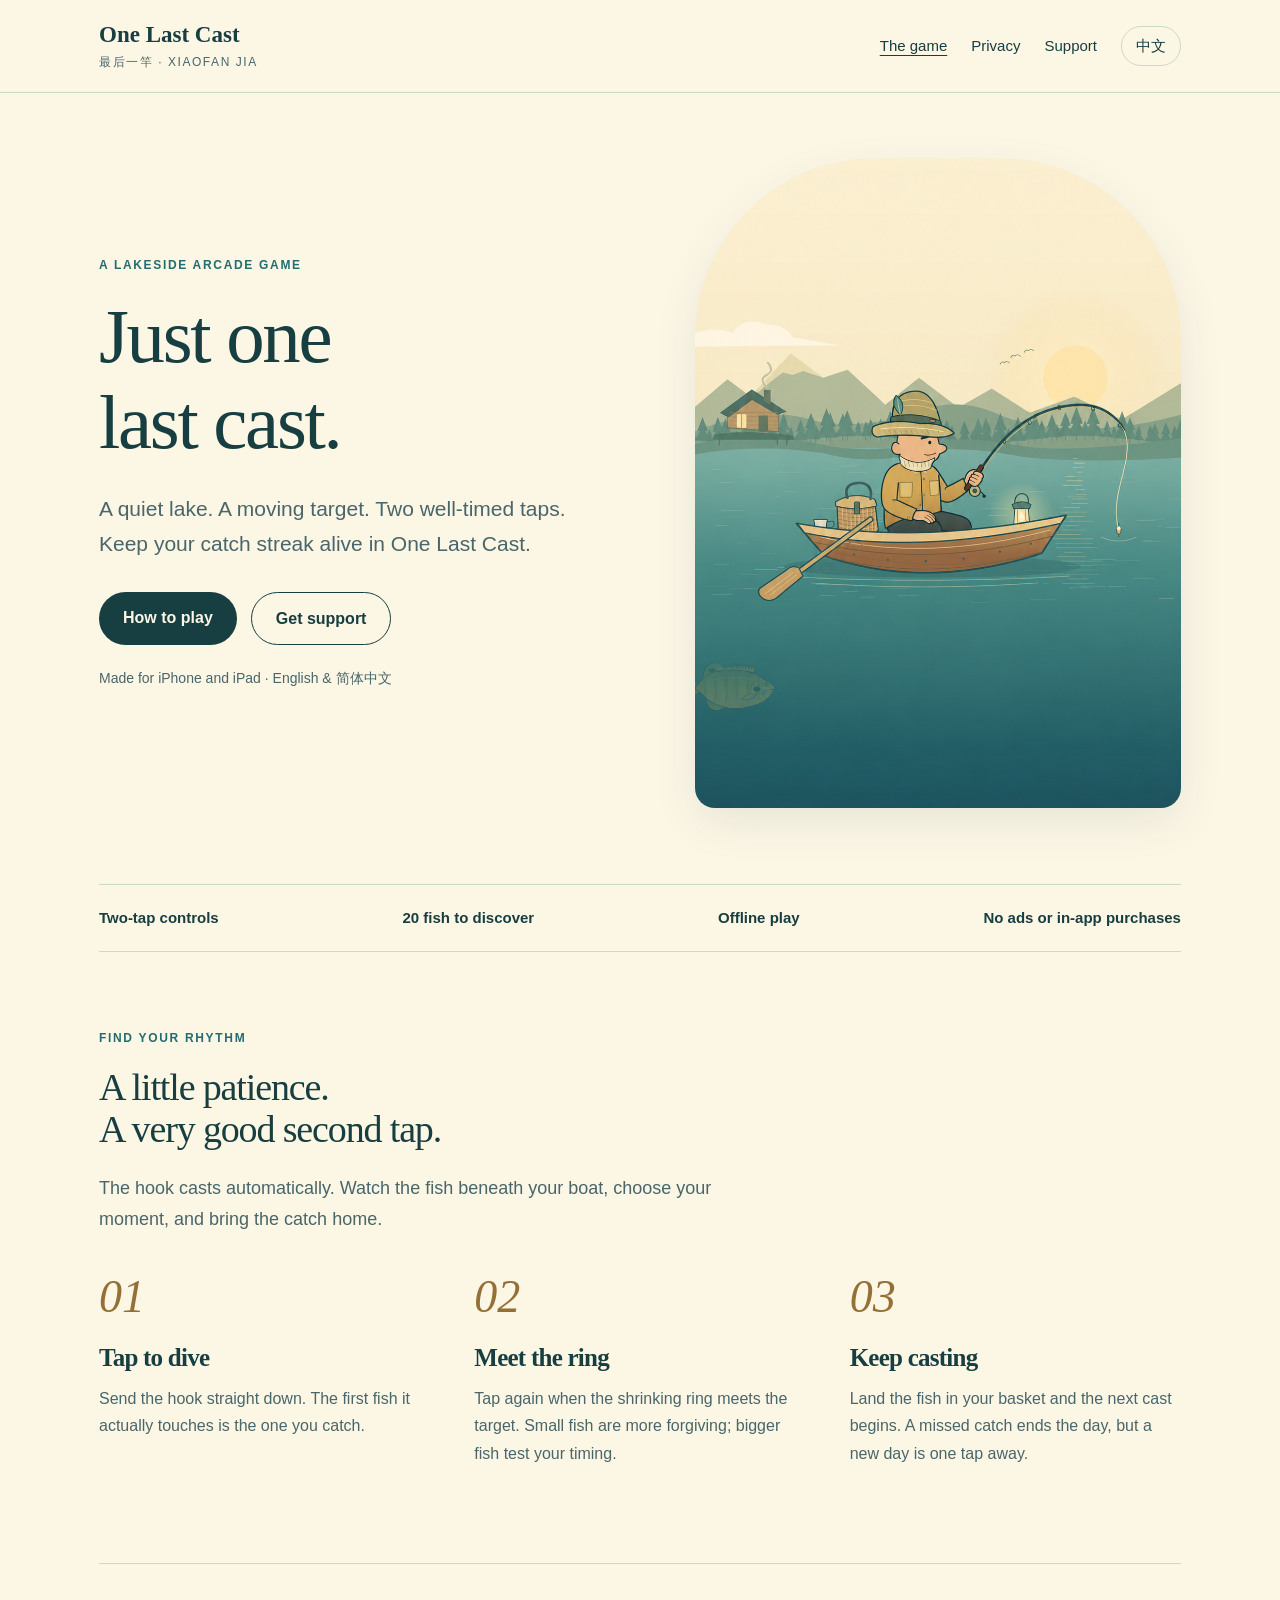
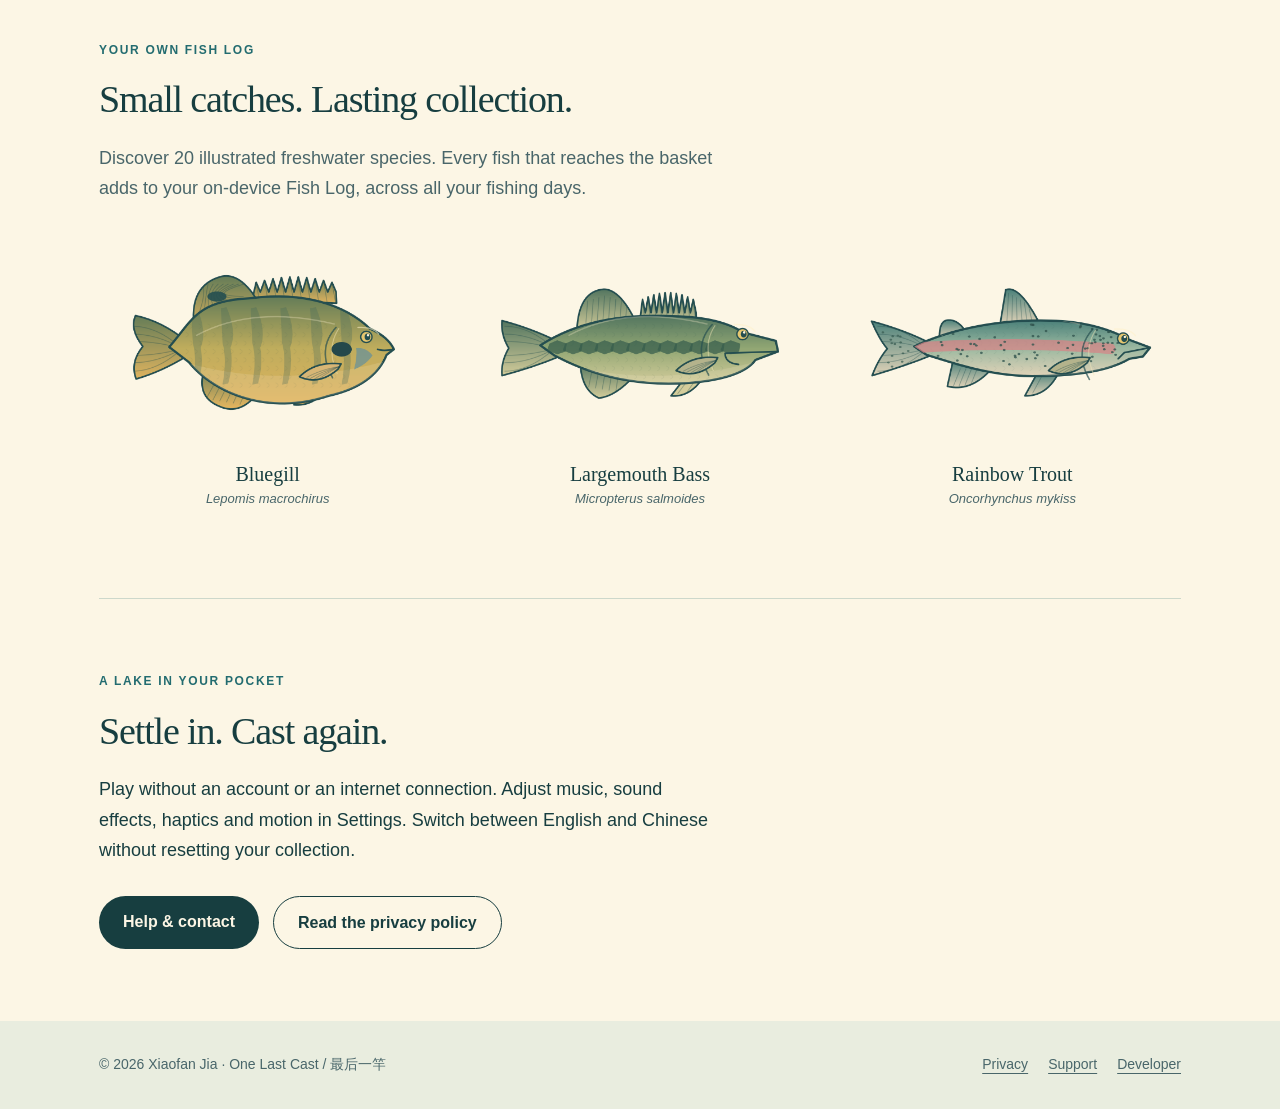
<file: index.html>
<!doctype html><html lang="en"><head><meta charset="utf-8"><meta name="viewport" content="width=device-width,initial-scale=1"><title>One Last Cast · A two-tap fishing game</title><meta name="description" content="A lakeside arcade fishing game for iPhone and iPad. Two taps, 20 fish, and one more day at the lake."><link rel="canonical" href="https://jiaxiaofan813-byte.github.io/OneLastCastSupport/"><link rel="alternate" hreflang="zh-Hans" href="https://jiaxiaofan813-byte.github.io/OneLastCastSupport/zh.html"><meta name="theme-color" content="#173e40"><meta property="og:title" content="One Last Cast · A two-tap fishing game"><meta property="og:description" content="A lakeside arcade fishing game for iPhone and iPad. Two taps, 20 fish, and one more day at the lake."><meta property="og:image" content="https://jiaxiaofan813-byte.github.io/OneLastCastSupport/assets/cover.png"><meta property="og:type" content="website"><link rel="stylesheet" href="style.css"></head><body><a class="skip" href="#main">Skip to content</a><header><div class="wrap nav"><a class="brand" href="index.html">One Last Cast<small>最后一竿 · XIAOFAN JIA</small></a><nav aria-label="Main navigation"><a href="index.html" aria-current="page">The game</a><a href="privacy.html">Privacy</a><a href="support.html">Support</a><a class="lang" href="zh.html" lang="zh-Hans">中文</a></nav></div></header><main id="main" class="wrap"><section class="hero"><div><p class="eyebrow">A lakeside arcade game</p><h1>Just one<br>last cast.</h1><p class="intro">A quiet lake. A moving target. Two well-timed taps. Keep your catch streak alive in One Last Cast.</p><div class="actions"><a class="button" href="#how">How to play</a><a class="button secondary" href="support.html">Get support</a></div><p class="fine" style="margin-top:22px">Made for iPhone and iPad · English &amp; 简体中文</p></div><img class="hero-art" src="assets/cover.png" alt="One Last Cast cover art: a fisherman in a wooden boat on a calm mountain lake" width="941" height="1672"></section><div class="strip"><span>Two-tap controls</span><span>20 fish to discover</span><span>Offline play</span><span>No ads or in-app purchases</span></div><section class="section" id="how"><p class="eyebrow">Find your rhythm</p><h2>A little patience.<br>A very good second tap.</h2><p class="section-intro">The hook casts automatically. Watch the fish beneath your boat, choose your moment, and bring the catch home.</p><div class="steps"><div><span class="step-num">01</span><h3>Tap to dive</h3><p>Send the hook straight down. The first fish it actually touches is the one you catch.</p></div><div><span class="step-num">02</span><h3>Meet the ring</h3><p>Tap again when the shrinking ring meets the target. Small fish are more forgiving; bigger fish test your timing.</p></div><div><span class="step-num">03</span><h3>Keep casting</h3><p>Land the fish in your basket and the next cast begins. A missed catch ends the day, but a new day is one tap away.</p></div></div></section><section class="section"><p class="eyebrow">Your own fish log</p><h2>Small catches. Lasting collection.</h2><p class="section-intro">Discover 20 illustrated freshwater species. Every fish that reaches the basket adds to your on-device Fish Log, across all your fishing days.</p><div class="fish-row"><figure><img loading="lazy" src="assets/bluegill.png" width="600" height="360" alt="Illustrated bluegill"><figcaption>Bluegill<em>Lepomis macrochirus</em></figcaption></figure><figure><img loading="lazy" src="assets/largemouth_bass.png" width="600" height="360" alt="Illustrated largemouth bass"><figcaption>Largemouth Bass<em>Micropterus salmoides</em></figcaption></figure><figure><img loading="lazy" src="assets/rainbow_trout.png" width="600" height="360" alt="Illustrated rainbow trout"><figcaption>Rainbow Trout<em>Oncorhynchus mykiss</em></figcaption></figure></div></section><section class="closing"><p class="eyebrow">A lake in your pocket</p><h2>Settle in. Cast again.</h2><p>Play without an account or an internet connection. Adjust music, sound effects, haptics and motion in Settings. Switch between English and Chinese without resetting your collection.</p><div class="actions"><a class="button" href="support.html">Help &amp; contact</a><a class="button secondary" href="privacy.html">Read the privacy policy</a></div></section></main><footer><div class="wrap footer"><p>© 2026 Xiaofan Jia · One Last Cast / 最后一竿</p><div class="footer-links"><a href="privacy.html">Privacy</a><a href="support.html">Support</a><a href="https://jiaxiaofan.net/">Developer</a></div></div></footer></body></html>
</file>
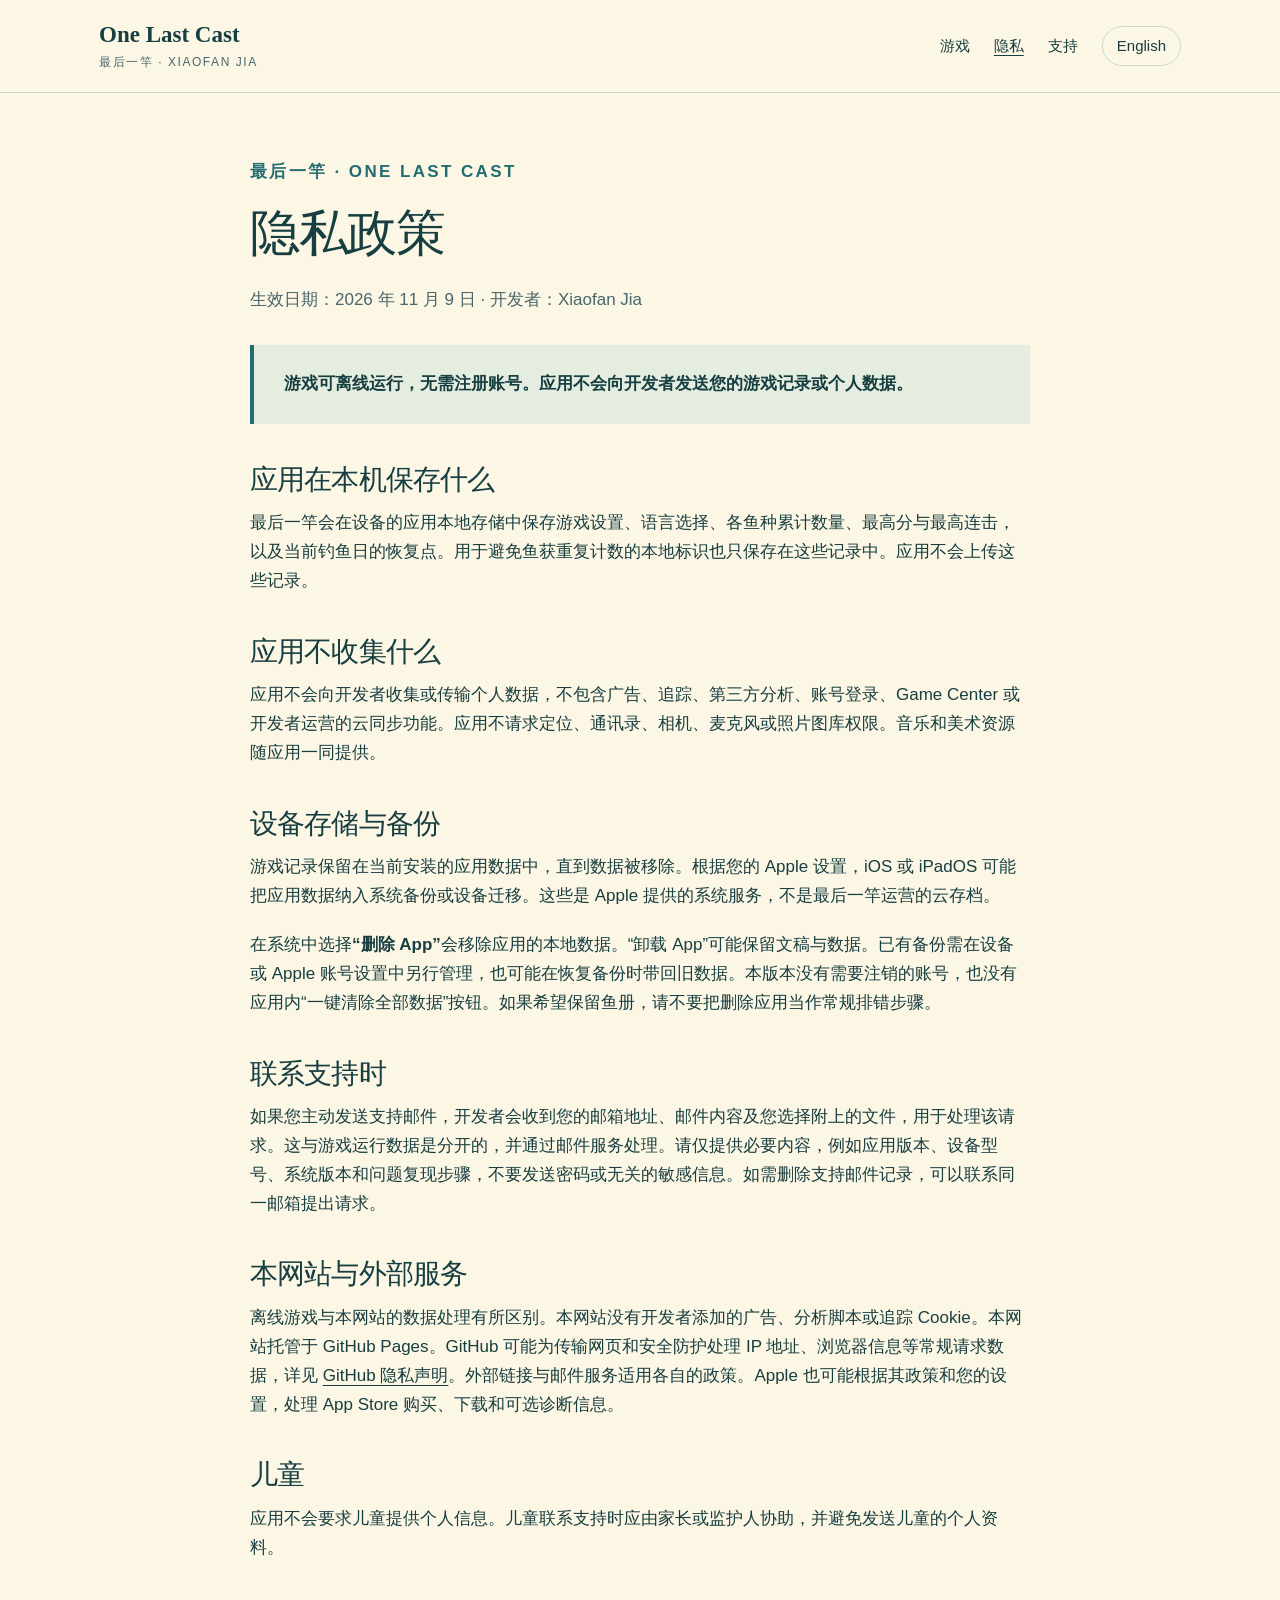
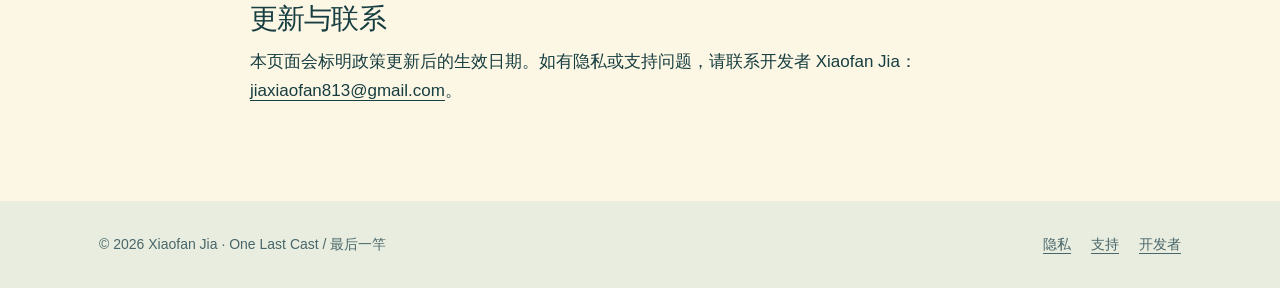
<file: privacy-zh.html>
<!doctype html><html lang="zh-Hans"><head><meta charset="utf-8"><meta name="viewport" content="width=device-width,initial-scale=1"><title>隐私政策 · 最后一竿</title><meta name="description" content="了解最后一竿的本机存储、隐私保护与支持联系方式。"><link rel="canonical" href="https://jiaxiaofan813-byte.github.io/OneLastCastSupport/privacy-zh.html"><link rel="alternate" hreflang="en" href="https://jiaxiaofan813-byte.github.io/OneLastCastSupport/privacy.html"><meta name="theme-color" content="#173e40"><meta property="og:title" content="隐私政策 · 最后一竿"><meta property="og:description" content="了解最后一竿的本机存储、隐私保护与支持联系方式。"><meta property="og:image" content="https://jiaxiaofan813-byte.github.io/OneLastCastSupport/assets/cover.png"><meta property="og:type" content="website"><link rel="stylesheet" href="style.css"></head><body><a class="skip" href="#main">跳到正文</a><header><div class="wrap nav"><a class="brand" href="zh.html">One Last Cast<small>最后一竿 · XIAOFAN JIA</small></a><nav aria-label="主导航"><a href="zh.html">游戏</a><a href="privacy-zh.html" aria-current="page">隐私</a><a href="support-zh.html">支持</a><a class="lang" href="privacy.html" lang="en">English</a></nav></div></header><main id="main" class="wrap"><article class="doc"><p class="eyebrow">最后一竿 · One Last Cast</p><h1>隐私政策</h1><p class="date">生效日期：2026 年 11 月 9 日 · 开发者：Xiaofan Jia</p><div class="leadbox"><p><strong>游戏可离线运行，无需注册账号。应用不会向开发者发送您的游戏记录或个人数据。</strong></p></div><h2>应用在本机保存什么</h2><p>最后一竿会在设备的应用本地存储中保存游戏设置、语言选择、各鱼种累计数量、最高分与最高连击，以及当前钓鱼日的恢复点。用于避免鱼获重复计数的本地标识也只保存在这些记录中。应用不会上传这些记录。</p><h2>应用不收集什么</h2><p>应用不会向开发者收集或传输个人数据，不包含广告、追踪、第三方分析、账号登录、Game Center 或开发者运营的云同步功能。应用不请求定位、通讯录、相机、麦克风或照片图库权限。音乐和美术资源随应用一同提供。</p><h2>设备存储与备份</h2><p>游戏记录保留在当前安装的应用数据中，直到数据被移除。根据您的 Apple 设置，iOS 或 iPadOS 可能把应用数据纳入系统备份或设备迁移。这些是 Apple 提供的系统服务，不是最后一竿运营的云存档。</p><p>在系统中选择<strong>“删除 App”</strong>会移除应用的本地数据。“卸载 App”可能保留文稿与数据。已有备份需在设备或 Apple 账号设置中另行管理，也可能在恢复备份时带回旧数据。本版本没有需要注销的账号，也没有应用内“一键清除全部数据”按钮。如果希望保留鱼册，请不要把删除应用当作常规排错步骤。</p><h2>联系支持时</h2><p>如果您主动发送支持邮件，开发者会收到您的邮箱地址、邮件内容及您选择附上的文件，用于处理该请求。这与游戏运行数据是分开的，并通过邮件服务处理。请仅提供必要内容，例如应用版本、设备型号、系统版本和问题复现步骤，不要发送密码或无关的敏感信息。如需删除支持邮件记录，可以联系同一邮箱提出请求。</p><h2>本网站与外部服务</h2><p>离线游戏与本网站的数据处理有所区别。本网站没有开发者添加的广告、分析脚本或追踪 Cookie。本网站托管于 GitHub Pages。GitHub 可能为传输网页和安全防护处理 IP 地址、浏览器信息等常规请求数据，详见 <a href="https://docs.github.com/en/site-policy/privacy-policies/github-general-privacy-statement">GitHub 隐私声明</a>。外部链接与邮件服务适用各自的政策。Apple 也可能根据其政策和您的设置，处理 App Store 购买、下载和可选诊断信息。</p><h2>儿童</h2><p>应用不会要求儿童提供个人信息。儿童联系支持时应由家长或监护人协助，并避免发送儿童的个人资料。</p><h2>更新与联系</h2><p>本页面会标明政策更新后的生效日期。如有隐私或支持问题，请联系开发者 Xiaofan Jia：<a class="mail" href="mailto:jiaxiaofan813@gmail.com">jiaxiaofan813@gmail.com</a>。</p></article></main><footer><div class="wrap footer"><p>© 2026 Xiaofan Jia · One Last Cast / 最后一竿</p><div class="footer-links"><a href="privacy-zh.html">隐私</a><a href="support-zh.html">支持</a><a href="https://jiaxiaofan.net/">开发者</a></div></div></footer></body></html>
</file>
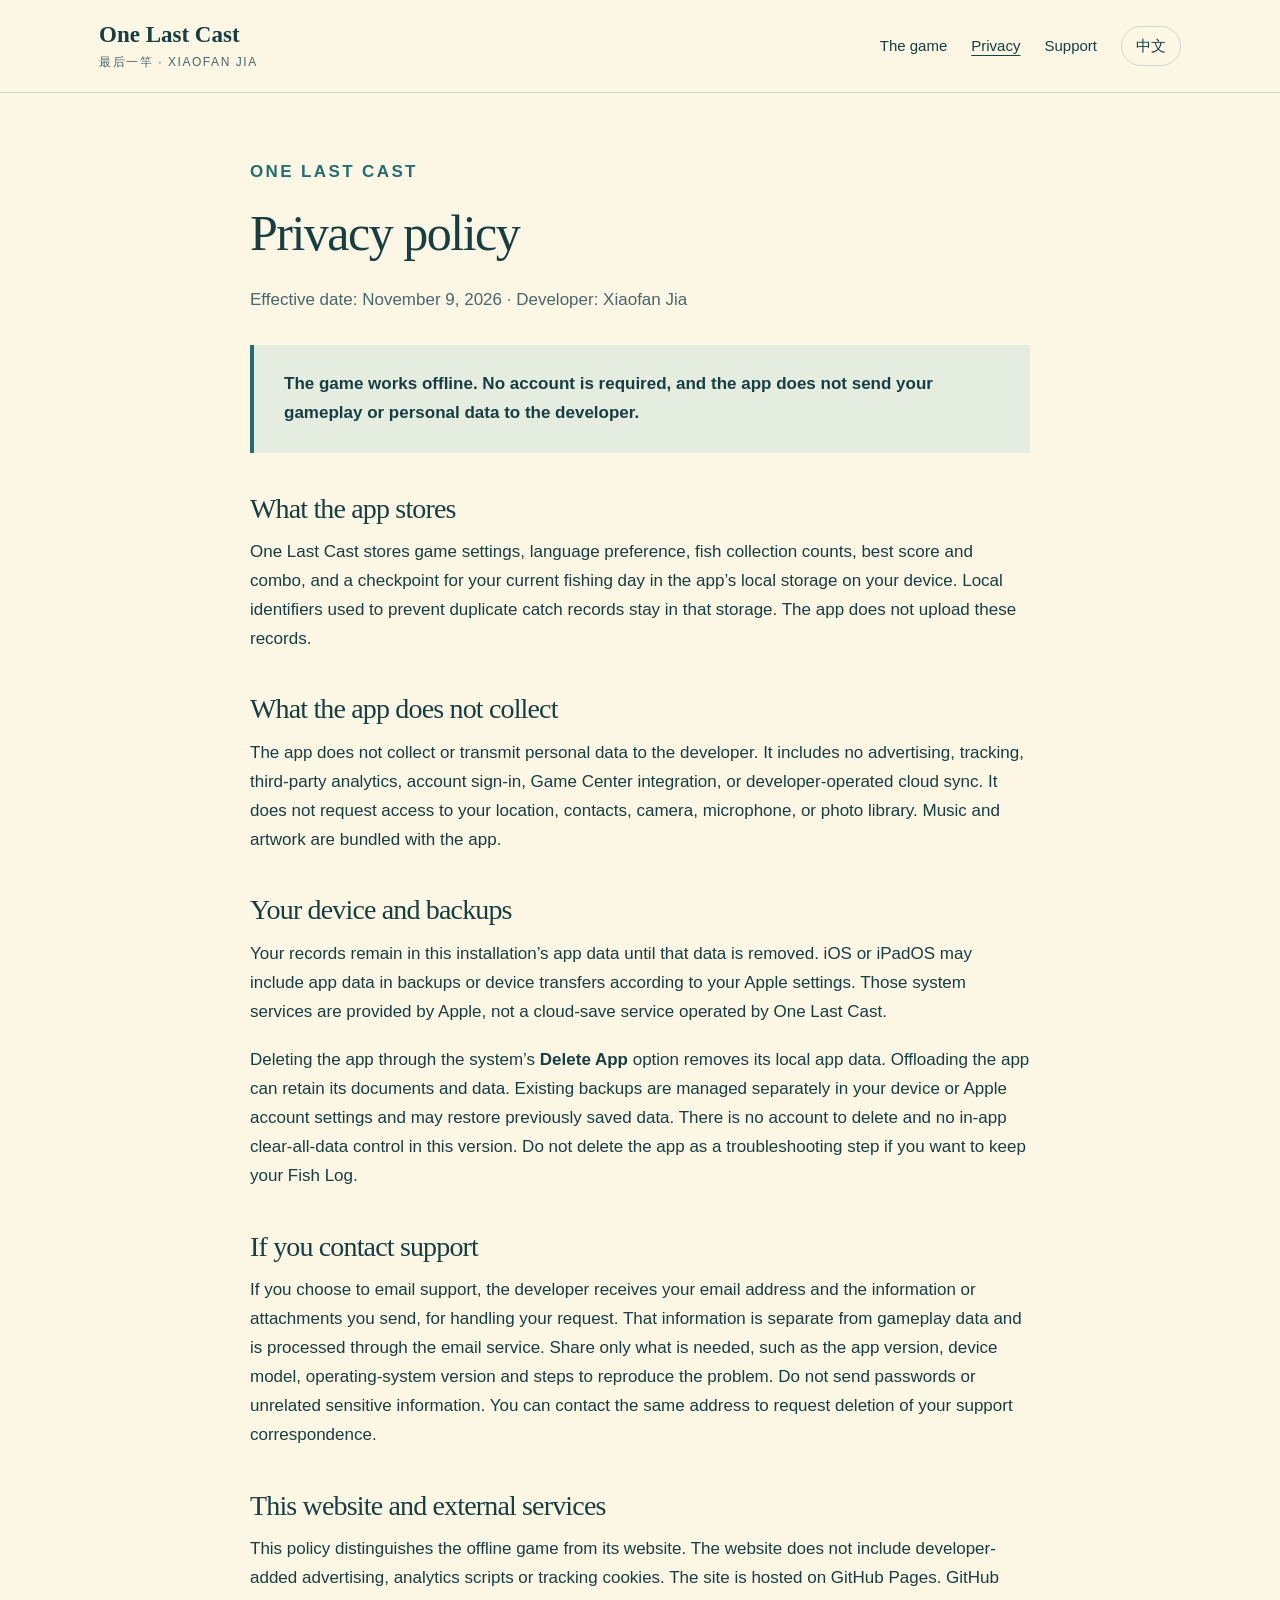
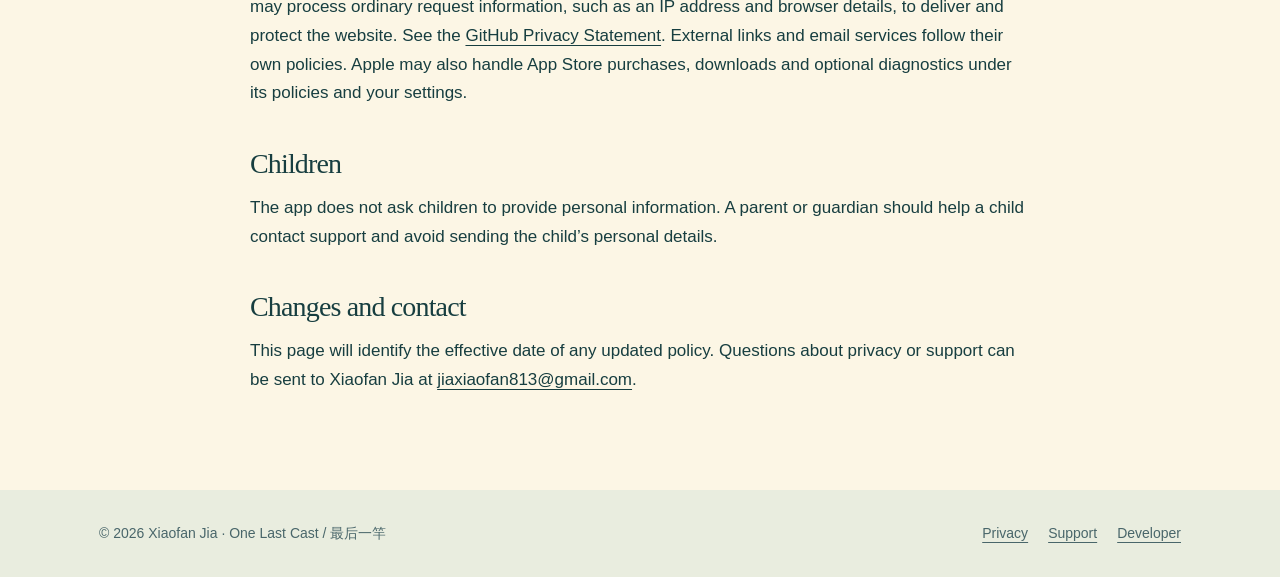
<file: privacy.html>
<!doctype html><html lang="en"><head><meta charset="utf-8"><meta name="viewport" content="width=device-width,initial-scale=1"><title>Privacy Policy · One Last Cast</title><meta name="description" content="How One Last Cast stores local game progress, handles privacy, and supports deletion requests."><link rel="canonical" href="https://jiaxiaofan813-byte.github.io/OneLastCastSupport/privacy.html"><link rel="alternate" hreflang="zh-Hans" href="https://jiaxiaofan813-byte.github.io/OneLastCastSupport/privacy-zh.html"><meta name="theme-color" content="#173e40"><meta property="og:title" content="Privacy Policy · One Last Cast"><meta property="og:description" content="How One Last Cast stores local game progress, handles privacy, and supports deletion requests."><meta property="og:image" content="https://jiaxiaofan813-byte.github.io/OneLastCastSupport/assets/cover.png"><meta property="og:type" content="website"><link rel="stylesheet" href="style.css"></head><body><a class="skip" href="#main">Skip to content</a><header><div class="wrap nav"><a class="brand" href="index.html">One Last Cast<small>最后一竿 · XIAOFAN JIA</small></a><nav aria-label="Main navigation"><a href="index.html">The game</a><a href="privacy.html" aria-current="page">Privacy</a><a href="support.html">Support</a><a class="lang" href="privacy-zh.html" lang="zh-Hans">中文</a></nav></div></header><main id="main" class="wrap"><article class="doc"><p class="eyebrow">One Last Cast</p><h1>Privacy policy</h1><p class="date">Effective date: November 9, 2026 · Developer: Xiaofan Jia</p><div class="leadbox"><p><strong>The game works offline. No account is required, and the app does not send your gameplay or personal data to the developer.</strong></p></div><h2>What the app stores</h2><p>One Last Cast stores game settings, language preference, fish collection counts, best score and combo, and a checkpoint for your current fishing day in the app’s local storage on your device. Local identifiers used to prevent duplicate catch records stay in that storage. The app does not upload these records.</p><h2>What the app does not collect</h2><p>The app does not collect or transmit personal data to the developer. It includes no advertising, tracking, third-party analytics, account sign-in, Game Center integration, or developer-operated cloud sync. It does not request access to your location, contacts, camera, microphone, or photo library. Music and artwork are bundled with the app.</p><h2>Your device and backups</h2><p>Your records remain in this installation’s app data until that data is removed. iOS or iPadOS may include app data in backups or device transfers according to your Apple settings. Those system services are provided by Apple, not a cloud-save service operated by One Last Cast.</p><p>Deleting the app through the system’s <strong>Delete App</strong> option removes its local app data. Offloading the app can retain its documents and data. Existing backups are managed separately in your device or Apple account settings and may restore previously saved data. There is no account to delete and no in-app clear-all-data control in this version. Do not delete the app as a troubleshooting step if you want to keep your Fish Log.</p><h2>If you contact support</h2><p>If you choose to email support, the developer receives your email address and the information or attachments you send, for handling your request. That information is separate from gameplay data and is processed through the email service. Share only what is needed, such as the app version, device model, operating-system version and steps to reproduce the problem. Do not send passwords or unrelated sensitive information. You can contact the same address to request deletion of your support correspondence.</p><h2>This website and external services</h2><p>This policy distinguishes the offline game from its website. The website does not include developer-added advertising, analytics scripts or tracking cookies. The site is hosted on GitHub Pages. GitHub may process ordinary request information, such as an IP address and browser details, to deliver and protect the website. See the <a href="https://docs.github.com/en/site-policy/privacy-policies/github-general-privacy-statement">GitHub Privacy Statement</a>. External links and email services follow their own policies. Apple may also handle App Store purchases, downloads and optional diagnostics under its policies and your settings.</p><h2>Children</h2><p>The app does not ask children to provide personal information. A parent or guardian should help a child contact support and avoid sending the child’s personal details.</p><h2>Changes and contact</h2><p>This page will identify the effective date of any updated policy. Questions about privacy or support can be sent to Xiaofan Jia at <a class="mail" href="mailto:jiaxiaofan813@gmail.com">jiaxiaofan813@gmail.com</a>.</p></article></main><footer><div class="wrap footer"><p>© 2026 Xiaofan Jia · One Last Cast / 最后一竿</p><div class="footer-links"><a href="privacy.html">Privacy</a><a href="support.html">Support</a><a href="https://jiaxiaofan.net/">Developer</a></div></div></footer></body></html>
</file>
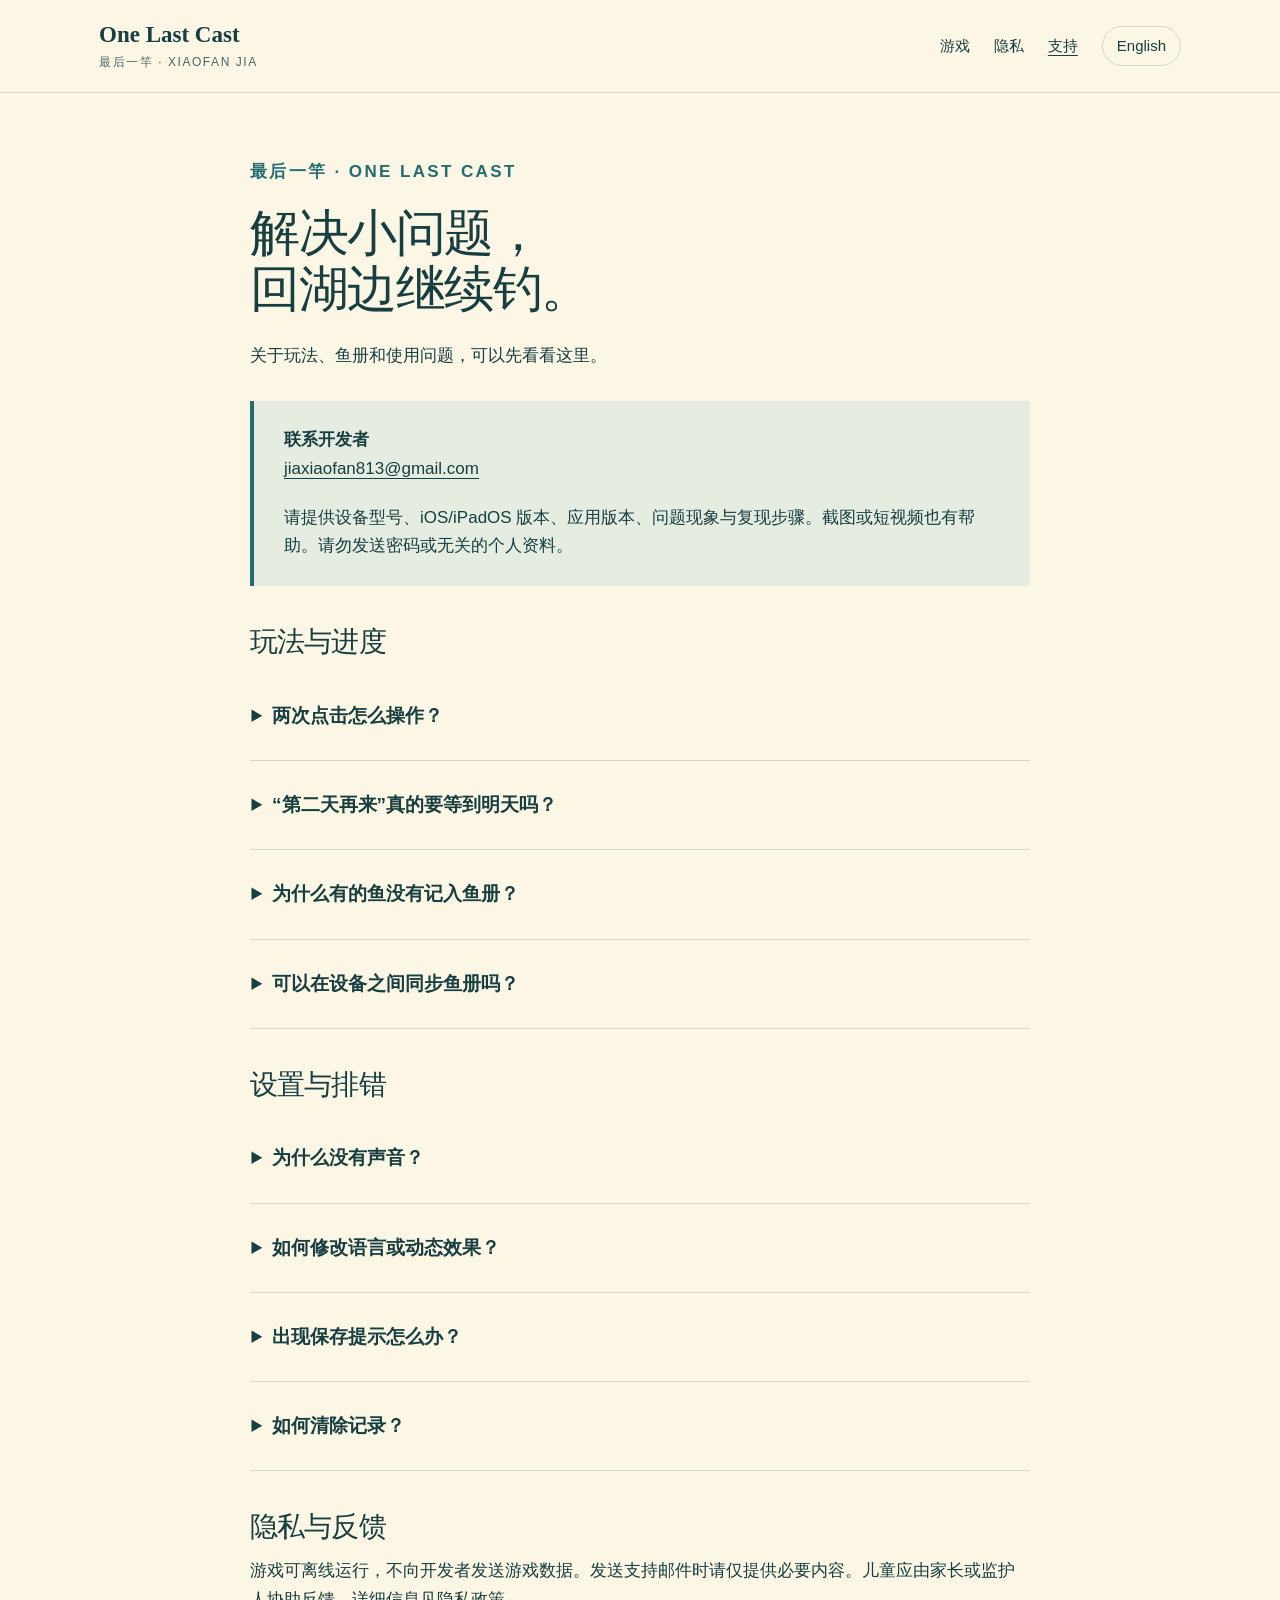
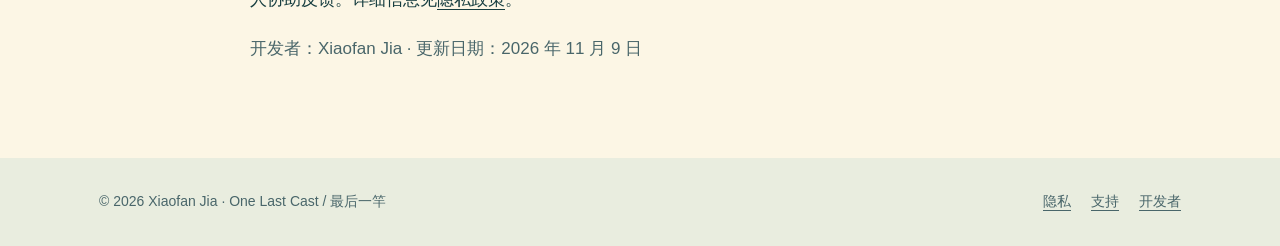
<file: support-zh.html>
<!doctype html><html lang="zh-Hans"><head><meta charset="utf-8"><meta name="viewport" content="width=device-width,initial-scale=1"><title>支持与帮助 · 最后一竿</title><meta name="description" content="最后一竿玩法、声音、存档、语言设置与开发者联系方式。"><link rel="canonical" href="https://jiaxiaofan813-byte.github.io/OneLastCastSupport/support-zh.html"><link rel="alternate" hreflang="en" href="https://jiaxiaofan813-byte.github.io/OneLastCastSupport/support.html"><meta name="theme-color" content="#173e40"><meta property="og:title" content="支持与帮助 · 最后一竿"><meta property="og:description" content="最后一竿玩法、声音、存档、语言设置与开发者联系方式。"><meta property="og:image" content="https://jiaxiaofan813-byte.github.io/OneLastCastSupport/assets/cover.png"><meta property="og:type" content="website"><link rel="stylesheet" href="style.css"></head><body><a class="skip" href="#main">跳到正文</a><header><div class="wrap nav"><a class="brand" href="zh.html">One Last Cast<small>最后一竿 · XIAOFAN JIA</small></a><nav aria-label="主导航"><a href="zh.html">游戏</a><a href="privacy-zh.html">隐私</a><a href="support-zh.html" aria-current="page">支持</a><a class="lang" href="support.html" lang="en">English</a></nav></div></header><main id="main" class="wrap"><article class="doc"><p class="eyebrow">最后一竿 · One Last Cast</p><h1>解决小问题，<br>回湖边继续钓。</h1><p>关于玩法、鱼册和使用问题，可以先看看这里。</p><div class="leadbox"><p><strong>联系开发者</strong><br><a class="mail" href="mailto:jiaxiaofan813@gmail.com?subject=One%20Last%20Cast%20support">jiaxiaofan813@gmail.com</a></p><p>请提供设备型号、iOS/iPadOS 版本、应用版本、问题现象与复现步骤。截图或短视频也有帮助。请勿发送密码或无关的个人资料。</p></div><h2>玩法与进度</h2><details><summary>两次点击怎么操作？</summary><p>鱼钩会自动抛出。第一下让鱼钩向水里的鱼下扎；大圆缩到目标圈时再点一下。无需长按，松手也不是额外操作。</p></details><details><summary>“第二天再来”真的要等到明天吗？</summary><p>不用。点击后会立即开始新的钓鱼日，历史鱼册和最佳纪录保留；新一天会开始一局新的游戏。</p></details><details><summary>为什么有的鱼没有记入鱼册？</summary><p>只有真正进入竹篓的鱼才计入鱼册。鱼钩碰到鱼时还不算完成；蜗牛、水草是救场物，不计鱼获，也不加分。</p></details><details><summary>可以在设备之间同步鱼册吗？</summary><p>本版本没有账号或应用内云同步，记录保存在当前安装的应用数据中。Apple 的系统备份和设备迁移可能包含这些数据，具体取决于您的设置；开发者无法从游戏服务器找回存档。</p></details><h2>设置与排错</h2><details><summary>为什么没有声音？</summary><p>先检查设置里的背景音乐开关、音乐音量和音效音量，再检查设备音量、静音模式和音频输出设备。游戏遵循系统静音。拔下耳机或遇到音频打断后，可点开始或继续恢复声音。</p></details><details><summary>如何修改语言或动态效果？</summary><p>打开设置，选择 English 或中文。也可以调整音乐、音效、触觉反馈与减少动态效果。触觉反馈需要设备硬件支持。</p></details><details><summary>出现保存提示怎么办？</summary><p>请先保持应用开启，让待保存的鱼获重试，并检查设备剩余空间。如提示持续出现，请把完整提示内容发给支持邮箱。希望保留进度时，不要删除或重装应用。</p></details><details><summary>如何清除记录？</summary><p>应用内没有一键清除全部数据按钮。删除 App 会移除本机数据，卸载 App 则可能保留数据；备份另行管理。删除前请先阅读<a href="privacy-zh.html">隐私政策</a>。</p></details><h2>隐私与反馈</h2><p>游戏可离线运行，不向开发者发送游戏数据。发送支持邮件时请仅提供必要内容。儿童应由家长或监护人协助反馈。详细信息见<a href="privacy-zh.html">隐私政策</a>。</p><p class="fine">开发者：Xiaofan Jia · 更新日期：2026 年 11 月 9 日</p></article></main><footer><div class="wrap footer"><p>© 2026 Xiaofan Jia · One Last Cast / 最后一竿</p><div class="footer-links"><a href="privacy-zh.html">隐私</a><a href="support-zh.html">支持</a><a href="https://jiaxiaofan.net/">开发者</a></div></div></footer></body></html>
</file>
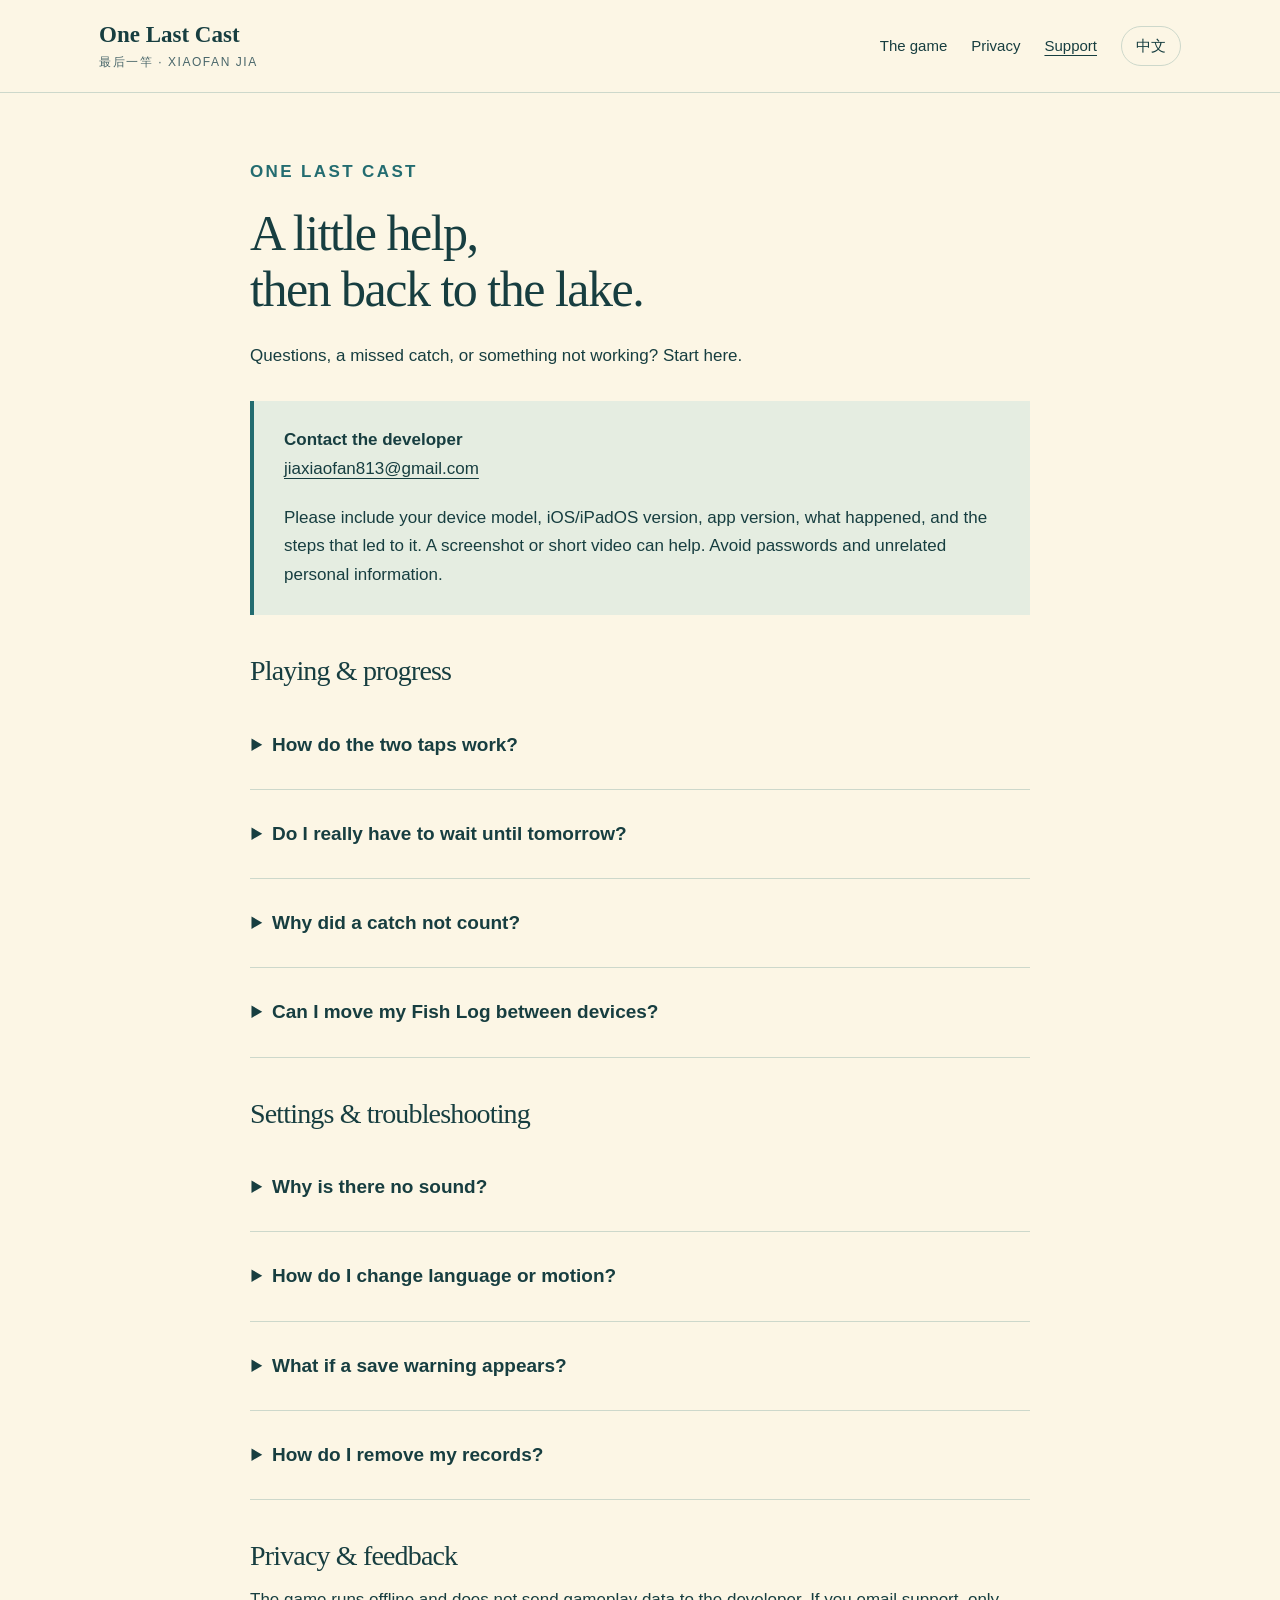
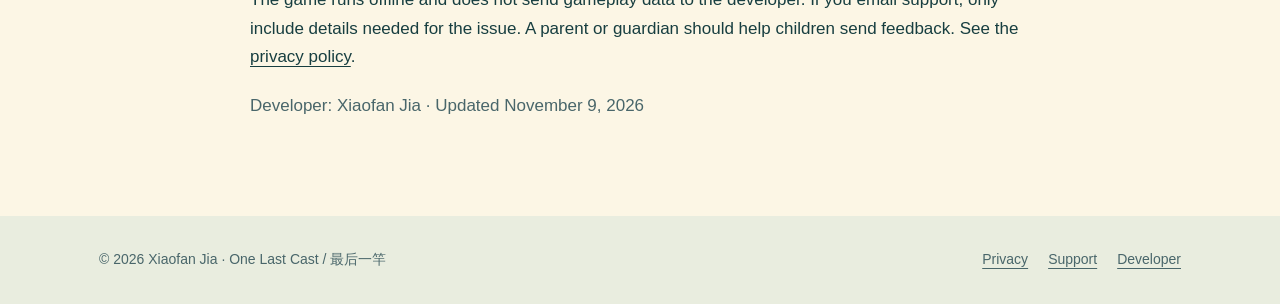
<file: support.html>
<!doctype html><html lang="en"><head><meta charset="utf-8"><meta name="viewport" content="width=device-width,initial-scale=1"><title>Support · One Last Cast</title><meta name="description" content="Help with gameplay, sound, local progress, language settings and contacting the developer."><link rel="canonical" href="https://jiaxiaofan813-byte.github.io/OneLastCastSupport/support.html"><link rel="alternate" hreflang="zh-Hans" href="https://jiaxiaofan813-byte.github.io/OneLastCastSupport/support-zh.html"><meta name="theme-color" content="#173e40"><meta property="og:title" content="Support · One Last Cast"><meta property="og:description" content="Help with gameplay, sound, local progress, language settings and contacting the developer."><meta property="og:image" content="https://jiaxiaofan813-byte.github.io/OneLastCastSupport/assets/cover.png"><meta property="og:type" content="website"><link rel="stylesheet" href="style.css"></head><body><a class="skip" href="#main">Skip to content</a><header><div class="wrap nav"><a class="brand" href="index.html">One Last Cast<small>最后一竿 · XIAOFAN JIA</small></a><nav aria-label="Main navigation"><a href="index.html">The game</a><a href="privacy.html">Privacy</a><a href="support.html" aria-current="page">Support</a><a class="lang" href="support-zh.html" lang="zh-Hans">中文</a></nav></div></header><main id="main" class="wrap"><article class="doc"><p class="eyebrow">One Last Cast</p><h1>A little help,<br>then back to the lake.</h1><p>Questions, a missed catch, or something not working? Start here.</p><div class="leadbox"><p><strong>Contact the developer</strong><br><a class="mail" href="mailto:jiaxiaofan813@gmail.com?subject=One%20Last%20Cast%20support">jiaxiaofan813@gmail.com</a></p><p>Please include your device model, iOS/iPadOS version, app version, what happened, and the steps that led to it. A screenshot or short video can help. Avoid passwords and unrelated personal information.</p></div><h2>Playing &amp; progress</h2><details><summary>How do the two taps work?</summary><p>The hook casts automatically. Tap once to make it dive toward a visible fish, then tap again when the shrinking ring meets the target ring. Holding the screen or releasing a touch is not an additional action.</p></details><details><summary>Do I really have to wait until tomorrow?</summary><p>No. “Come Back Tomorrow” starts a new fishing day immediately. Your lifetime Fish Log and best records remain; a new day starts a fresh run.</p></details><details><summary>Why did a catch not count?</summary><p>Only a real fish that lands in the basket adds to the Fish Log. A fish merely touched by the hook does not count yet. Snails and weeds are rescue objects, not fish, and do not add fish counts or points.</p></details><details><summary>Can I move my Fish Log between devices?</summary><p>This version has no account or in-app cloud sync. Records are stored in this installation’s app data. Apple system backups or device transfers may include them, depending on your settings; the developer cannot retrieve a copy from a game server.</p></details><h2>Settings &amp; troubleshooting</h2><details><summary>Why is there no sound?</summary><p>Check Background Music and the music/sound-effect volume in Settings, then check the device volume, silent mode and selected audio output. The game respects silent mode. After removing headphones or an audio interruption, use Start or Resume to continue audio.</p></details><details><summary>How do I change language or motion?</summary><p>Open Settings and choose English or 中文. You can also adjust music, sound effects, Haptic Feedback and Reduce Motion. Haptics require supported hardware.</p></details><details><summary>What if a save warning appears?</summary><p>Keep the app open so pending fish records can retry, and check that your device has free storage. If the warning remains, contact support with its exact text. Do not delete or reinstall the app if you want to preserve local progress.</p></details><details><summary>How do I remove my records?</summary><p>There is no in-app clear-all-data control. Deleting the app removes its local data, while offloading can retain it. Backups are separate. Read the <a href="privacy.html">privacy policy</a> before deleting anything.</p></details><h2>Privacy &amp; feedback</h2><p>The game runs offline and does not send gameplay data to the developer. If you email support, only include details needed for the issue. A parent or guardian should help children send feedback. See the <a href="privacy.html">privacy policy</a>.</p><p class="fine">Developer: Xiaofan Jia · Updated November 9, 2026</p></article></main><footer><div class="wrap footer"><p>© 2026 Xiaofan Jia · One Last Cast / 最后一竿</p><div class="footer-links"><a href="privacy.html">Privacy</a><a href="support.html">Support</a><a href="https://jiaxiaofan.net/">Developer</a></div></div></footer></body></html>
</file>
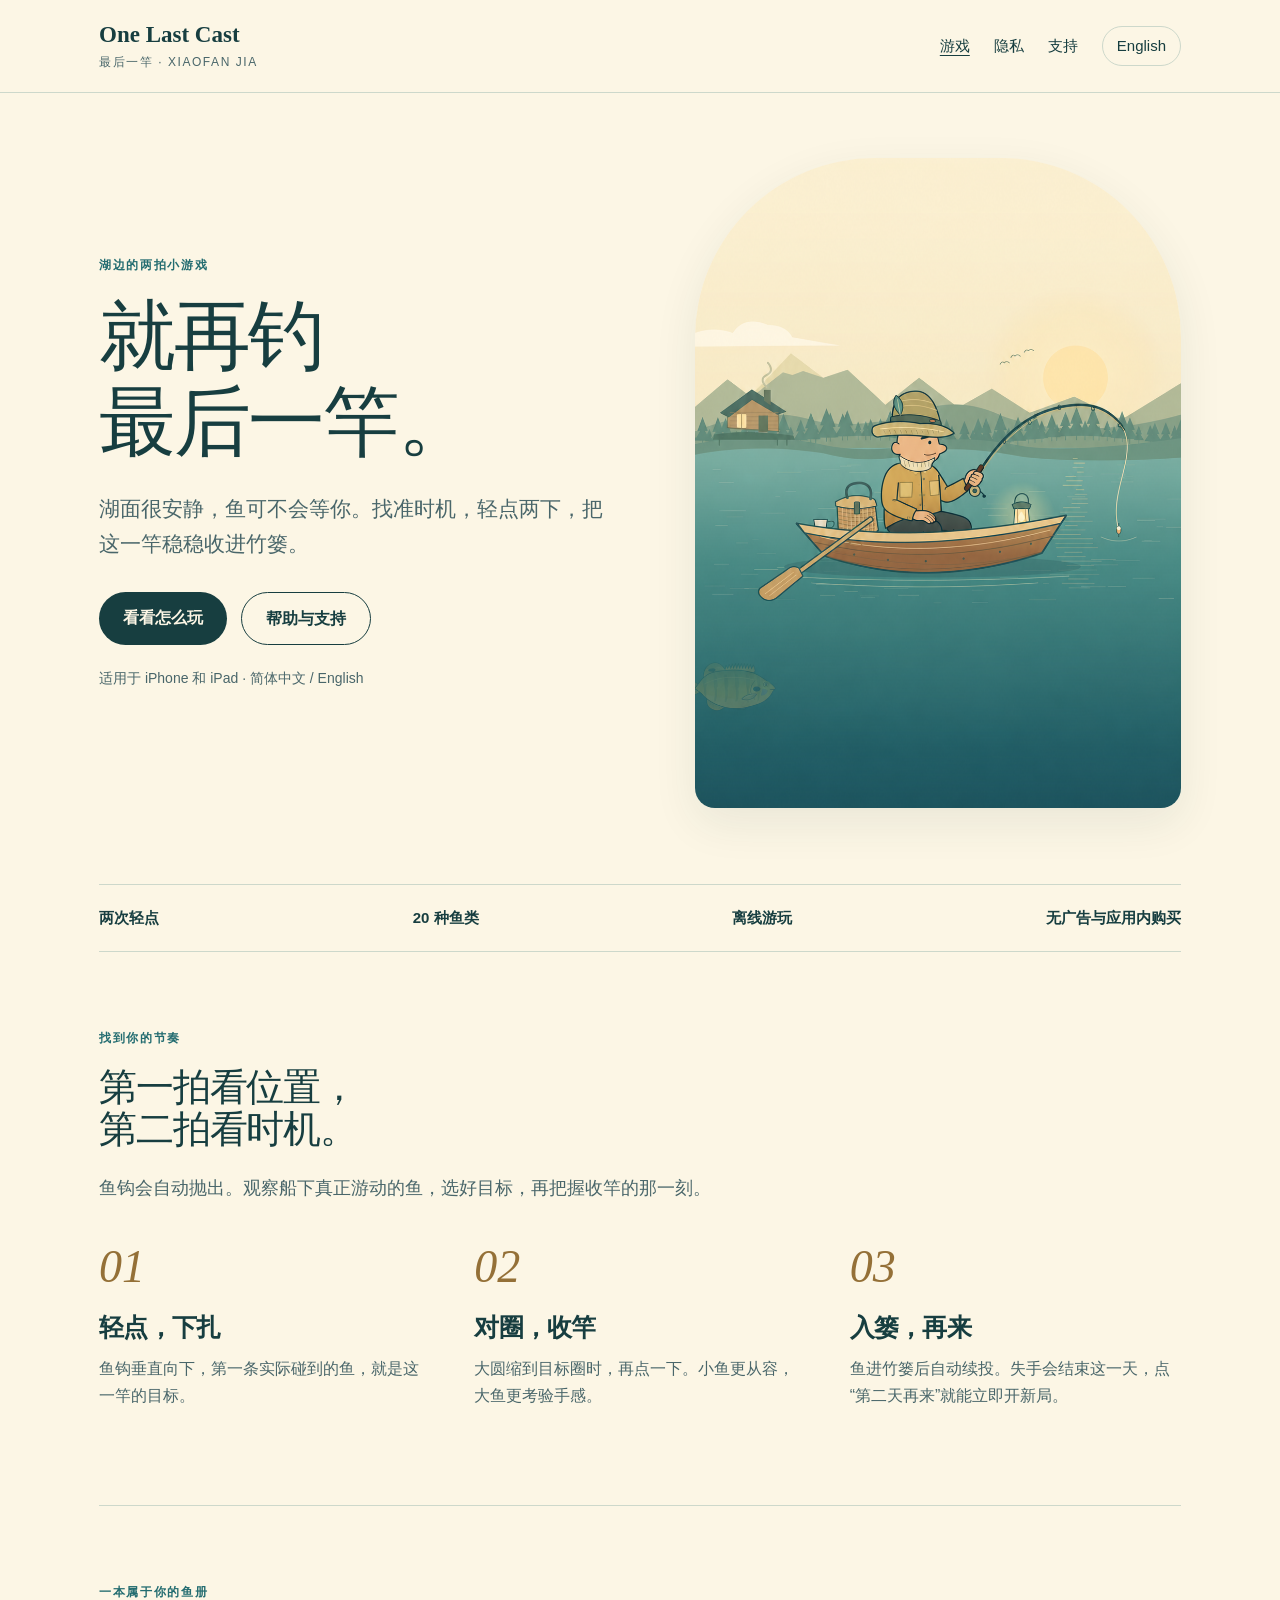
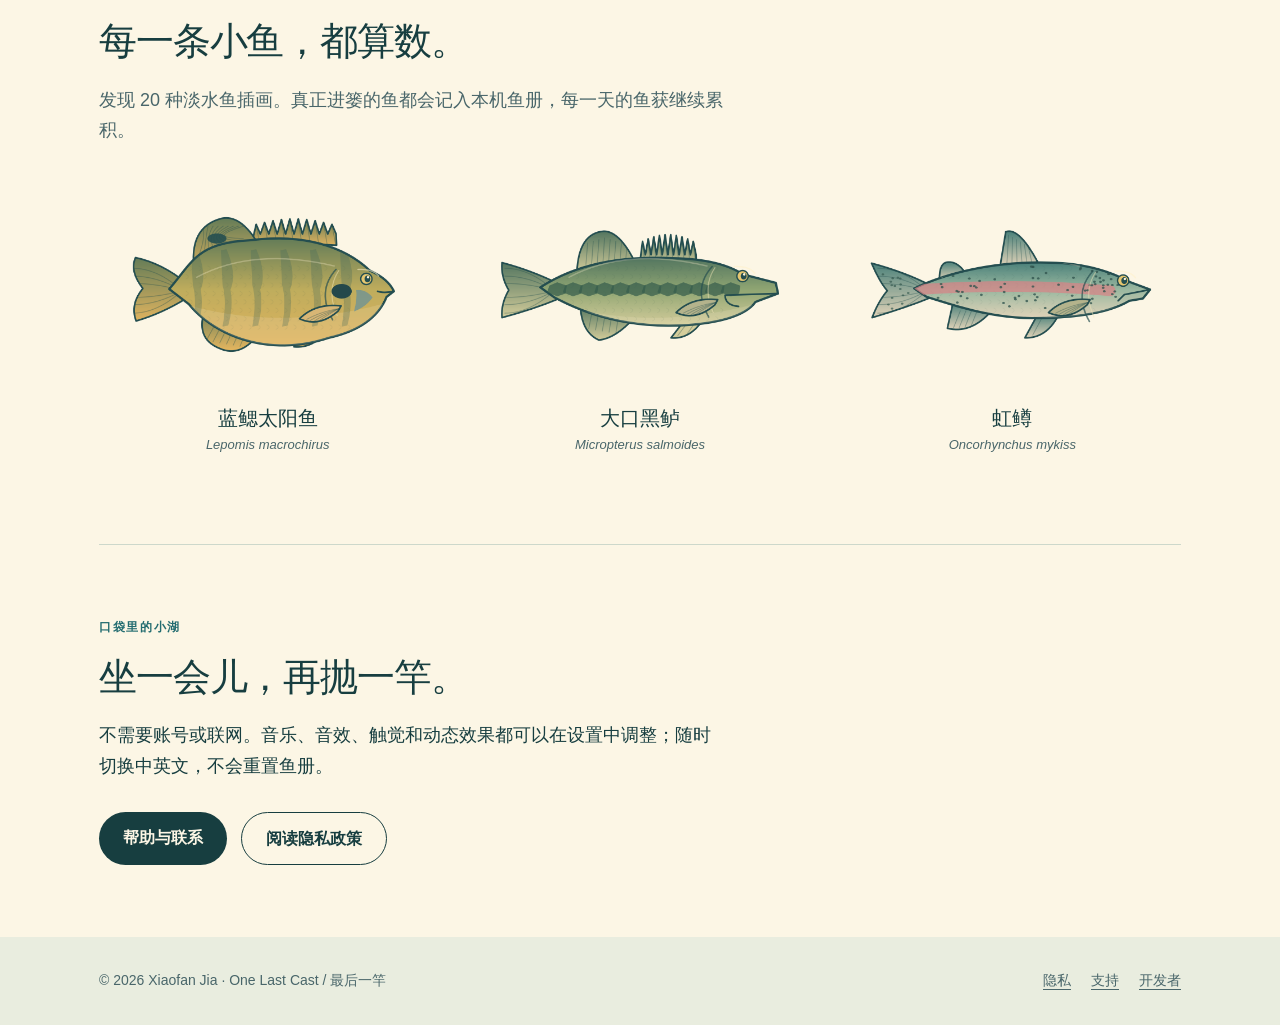
<file: zh.html>
<!doctype html><html lang="zh-Hans"><head><meta charset="utf-8"><meta name="viewport" content="width=device-width,initial-scale=1"><title>最后一竿 · One Last Cast</title><meta name="description" content="轻点两下，把鱼稳稳收进竹篓。适用于 iPhone 和 iPad 的离线钓鱼小游戏。"><link rel="canonical" href="https://jiaxiaofan813-byte.github.io/OneLastCastSupport/zh.html"><link rel="alternate" hreflang="en" href="https://jiaxiaofan813-byte.github.io/OneLastCastSupport/index.html"><meta name="theme-color" content="#173e40"><meta property="og:title" content="最后一竿 · One Last Cast"><meta property="og:description" content="轻点两下，把鱼稳稳收进竹篓。适用于 iPhone 和 iPad 的离线钓鱼小游戏。"><meta property="og:image" content="https://jiaxiaofan813-byte.github.io/OneLastCastSupport/assets/cover.png"><meta property="og:type" content="website"><link rel="stylesheet" href="style.css"></head><body><a class="skip" href="#main">跳到正文</a><header><div class="wrap nav"><a class="brand" href="zh.html">One Last Cast<small>最后一竿 · XIAOFAN JIA</small></a><nav aria-label="主导航"><a href="zh.html" aria-current="page">游戏</a><a href="privacy-zh.html">隐私</a><a href="support-zh.html">支持</a><a class="lang" href="index.html" lang="en">English</a></nav></div></header><main id="main" class="wrap"><section class="hero"><div><p class="eyebrow">湖边的两拍小游戏</p><h1>就再钓<br>最后一竿。</h1><p class="intro">湖面很安静，鱼可不会等你。找准时机，轻点两下，把这一竿稳稳收进竹篓。</p><div class="actions"><a class="button" href="#how">看看怎么玩</a><a class="button secondary" href="support-zh.html">帮助与支持</a></div><p class="fine" style="margin-top:22px">适用于 iPhone 和 iPad · 简体中文 / English</p></div><img class="hero-art" src="assets/cover.png" alt="最后一竿封面：渔夫坐在木船上，在群山环绕的湖面垂钓" width="941" height="1672"></section><div class="strip"><span>两次轻点</span><span>20 种鱼类</span><span>离线游玩</span><span>无广告与应用内购买</span></div><section class="section" id="how"><p class="eyebrow">找到你的节奏</p><h2>第一拍看位置，<br>第二拍看时机。</h2><p class="section-intro">鱼钩会自动抛出。观察船下真正游动的鱼，选好目标，再把握收竿的那一刻。</p><div class="steps"><div><span class="step-num">01</span><h3>轻点，下扎</h3><p>鱼钩垂直向下，第一条实际碰到的鱼，就是这一竿的目标。</p></div><div><span class="step-num">02</span><h3>对圈，收竿</h3><p>大圆缩到目标圈时，再点一下。小鱼更从容，大鱼更考验手感。</p></div><div><span class="step-num">03</span><h3>入篓，再来</h3><p>鱼进竹篓后自动续投。失手会结束这一天，点“第二天再来”就能立即开新局。</p></div></div></section><section class="section"><p class="eyebrow">一本属于你的鱼册</p><h2>每一条小鱼，都算数。</h2><p class="section-intro">发现 20 种淡水鱼插画。真正进篓的鱼都会记入本机鱼册，每一天的鱼获继续累积。</p><div class="fish-row"><figure><img loading="lazy" src="assets/bluegill.png" width="600" height="360" alt="蓝鳃太阳鱼插画"><figcaption>蓝鳃太阳鱼<em>Lepomis macrochirus</em></figcaption></figure><figure><img loading="lazy" src="assets/largemouth_bass.png" width="600" height="360" alt="大口黑鲈插画"><figcaption>大口黑鲈<em>Micropterus salmoides</em></figcaption></figure><figure><img loading="lazy" src="assets/rainbow_trout.png" width="600" height="360" alt="虹鳟插画"><figcaption>虹鳟<em>Oncorhynchus mykiss</em></figcaption></figure></div></section><section class="closing"><p class="eyebrow">口袋里的小湖</p><h2>坐一会儿，再抛一竿。</h2><p>不需要账号或联网。音乐、音效、触觉和动态效果都可以在设置中调整；随时切换中英文，不会重置鱼册。</p><div class="actions"><a class="button" href="support-zh.html">帮助与联系</a><a class="button secondary" href="privacy-zh.html">阅读隐私政策</a></div></section></main><footer><div class="wrap footer"><p>© 2026 Xiaofan Jia · One Last Cast / 最后一竿</p><div class="footer-links"><a href="privacy-zh.html">隐私</a><a href="support-zh.html">支持</a><a href="https://jiaxiaofan.net/">开发者</a></div></div></footer></body></html>
</file>
<file: style.css>
@charset "UTF-8";:root{--ink:#173e40;--muted:#49666a;--paper:#fcf6e5;--gold:#d8a445;--teal:#236c70;--line:#cdd8cb}*{box-sizing:border-box}html{scroll-behavior:smooth}body{margin:0;background:var(--paper);color:var(--ink);font:18px/1.7 -apple-system,BlinkMacSystemFont,"Segoe UI",sans-serif}a{color:inherit;text-underline-offset:4px}a:hover{text-decoration-thickness:2px}a:focus-visible,summary:focus-visible{outline:3px solid #b25b0b;outline-offset:5px}img{display:block;max-width:100%;height:auto}.wrap{max-width:1150px;margin:auto;padding:0 34px}.skip{position:absolute;left:-9999px}.skip:focus{left:12px;top:8px;background:white;padding:12px;z-index:10}header{border-bottom:1px solid var(--line)}.nav{display:flex;align-items:center;justify-content:space-between;gap:24px;min-height:92px}.brand{font:700 23px/1.2 Georgia,serif;text-decoration:none}.brand small{display:block;font:12px/1.5 -apple-system,sans-serif;letter-spacing:.13em;margin-top:5px;color:var(--muted)}nav{display:flex;gap:24px;align-items:center;flex-wrap:wrap;font-size:15px}nav a{padding:9px 0;text-decoration:none}nav a[aria-current=page]{text-decoration:underline}.lang{border:1px solid var(--line);padding:6px 14px;border-radius:25px}.hero{display:grid;grid-template-columns:1.04fr .96fr;gap:70px;align-items:center;padding:65px 0 76px}.eyebrow{font-size:12px;font-weight:750;letter-spacing:.14em;text-transform:uppercase;color:var(--teal);margin:0 0 18px}h1,h2,h3{line-height:1.12;font-family:Georgia,"Songti SC",serif;letter-spacing:-.03em}h1{font-size:clamp(44px,6vw,80px);margin:0 0 25px;font-weight:500}h2{font-size:38px;margin:0 0 22px;font-weight:500}h3{font-size:25px;margin:0 0 13px}p{margin:0 0 20px}.intro{font-size:21px;color:var(--muted);max-width:510px}.actions{display:flex;gap:14px;flex-wrap:wrap;margin-top:30px}.button{display:inline-block;padding:12px 24px;border-radius:999px;background:var(--ink);color:var(--paper);text-decoration:none;font-weight:650;font-size:16px}.button.secondary{background:transparent;border:1px solid var(--ink);color:var(--ink)}.hero-art{max-height:650px;width:100%;object-fit:cover;border-radius:180px 180px 20px 20px;box-shadow:0 15px 45px #173e4015}.fine{font-size:14px;color:var(--muted)}.strip{border-top:1px solid var(--line);border-bottom:1px solid var(--line);padding:20px 0;display:flex;justify-content:space-between;gap:20px;flex-wrap:wrap;font-size:15px;font-weight:650}.section{padding:76px 0;border-bottom:1px solid var(--line)}.section-intro{max-width:650px;color:var(--muted)}.steps{display:grid;grid-template-columns:repeat(3,1fr);gap:44px;margin-top:40px}.step-num{font:italic 46px/1 Georgia,serif;color:#947037;display:block;margin-bottom:24px}.steps p{font-size:16px;color:var(--muted)}.fish-row{display:grid;grid-template-columns:repeat(3,1fr);gap:35px;margin:42px 0 10px}.fish-row figure{margin:0;text-align:center}.fish-row img{width:100%;aspect-ratio:5/3;object-fit:contain}.fish-row figcaption{font:20px Georgia,serif;margin-top:15px}.fish-row em{display:block;font:italic 13px/2 -apple-system,sans-serif;color:var(--muted)}.closing{padding:72px 0}.closing p{max-width:620px}.doc{max-width:780px;padding:65px 0 75px;margin:auto}.doc h1{font-size:50px}.doc h2{font-size:28px;margin:40px 0 14px}.doc h3{font-size:23px}.doc p,.doc li{font-size:17px}.doc ul{padding-left:23px}.leadbox{padding:25px 30px;background:#e5ede1;border-left:4px solid var(--teal);margin:30px 0}.leadbox p:last-child{margin:0}.date{font-size:14px;color:var(--muted)}details{border-bottom:1px solid var(--line);padding:24px 0}summary{font-weight:650;cursor:pointer;font-size:19px;list-style-position:outside;margin-left:22px;padding:4px 0}details p{margin:17px 0 0 22px}footer{background:#e9eddf;padding:32px 0;font-size:14px;color:var(--muted)}.footer{display:flex;justify-content:space-between;gap:25px;flex-wrap:wrap}.footer p{margin:0}.footer-links{display:flex;gap:20px;flex-wrap:wrap}.mail{overflow-wrap:anywhere}@media(max-width:760px){body{font-size:17px}.wrap{padding:0 22px}.nav{padding:19px 0;gap:14px;align-items:flex-start;flex-direction:column}nav{gap:20px;width:100%;font-size:14px}.hero{grid-template-columns:1fr;gap:35px;padding:42px 0}.hero-art{max-height:580px;max-width:380px;margin:auto;border-radius:150px 150px 18px 18px}.hero h1{font-size:58px}.intro{font-size:19px}.strip{justify-content:flex-start;gap:9px 22px;font-size:13px}.section{padding:46px 0}.steps{grid-template-columns:1fr;gap:23px;margin-top:28px}.step-num{float:left;width:55px;margin:0;font-size:33px}.steps h3,.steps p{margin-left:55px}.steps h3{font-size:24px}.fish-row{gap:8px;margin-top:25px}.fish-row figcaption{font-size:16px}.fish-row em{font-size:10px;line-height:1.5;margin-top:5px}.doc{padding:38px 0 50px}.doc h1{font-size:40px}.leadbox{padding:21px}.doc h2{font-size:26px}.closing{padding:46px 0}h2{font-size:33px}.footer{flex-direction:column}}@media(prefers-reduced-motion:reduce){html{scroll-behavior:auto}}
</file>
